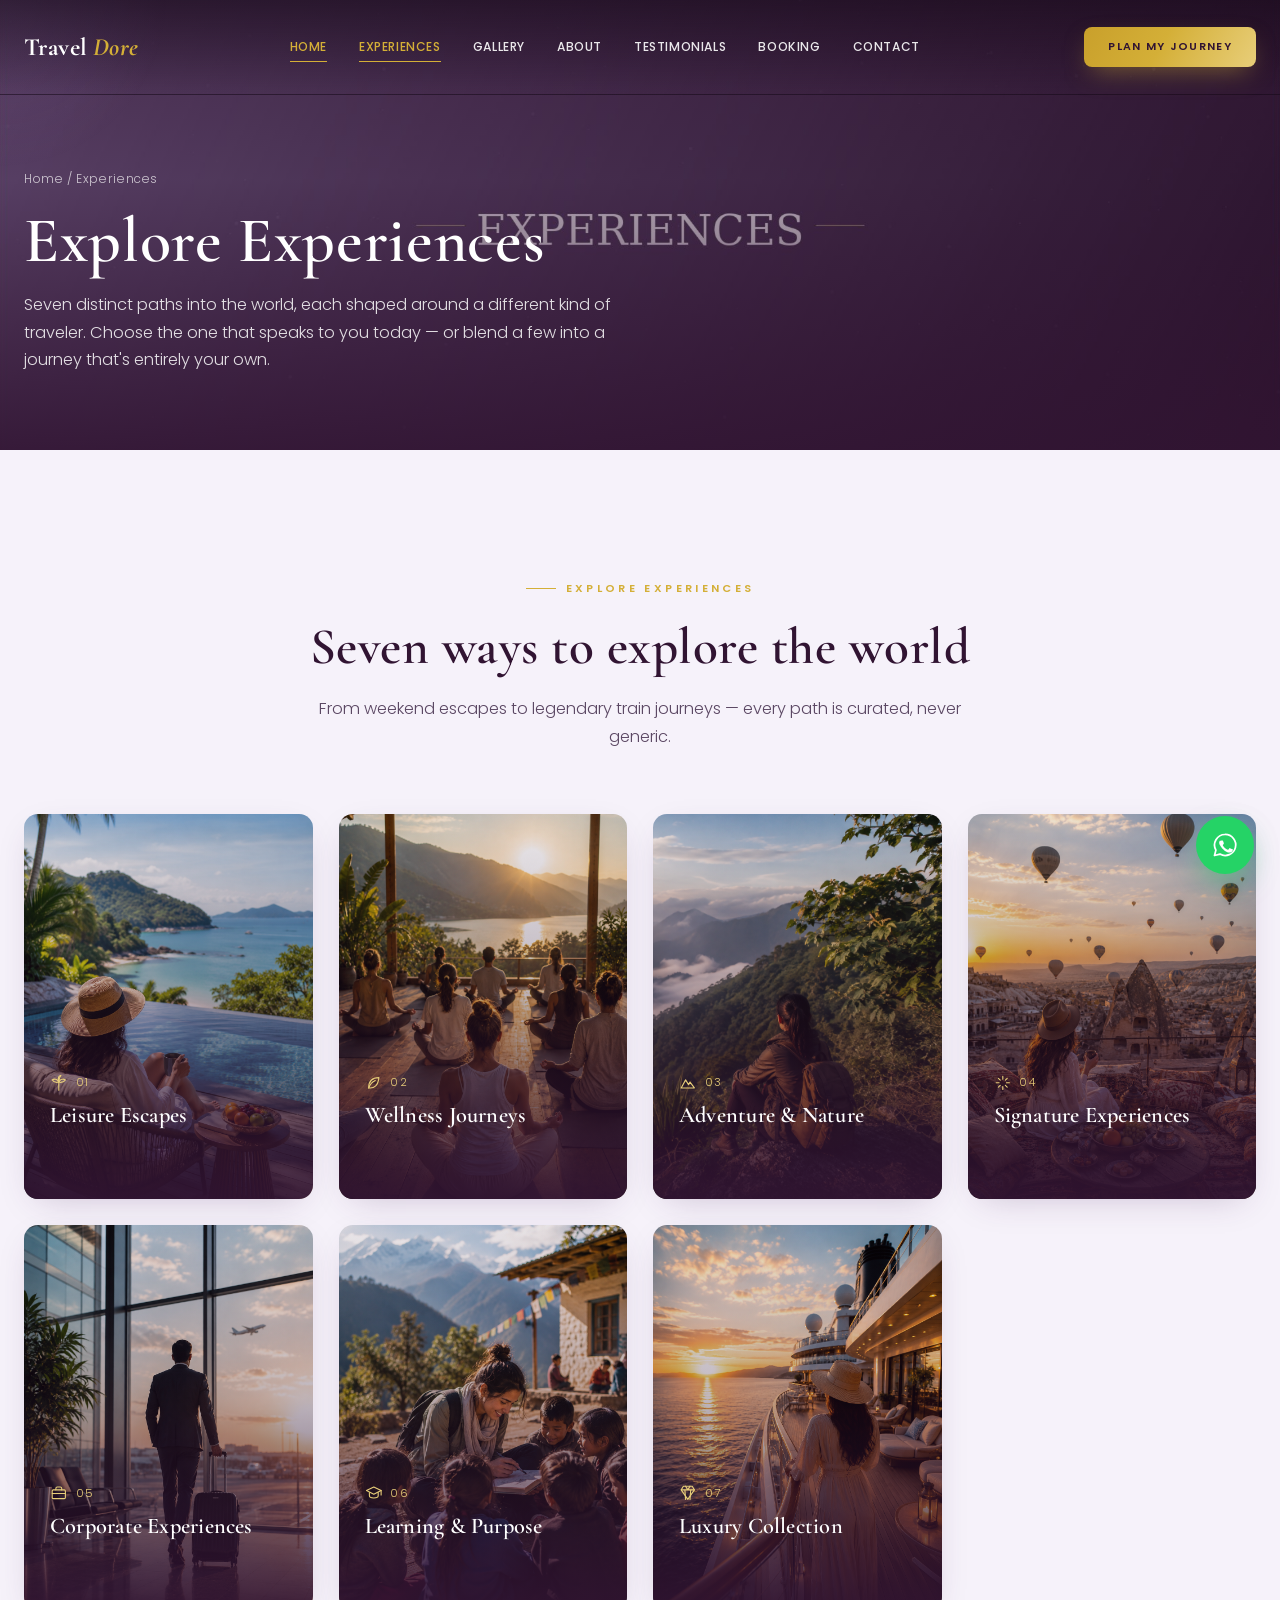
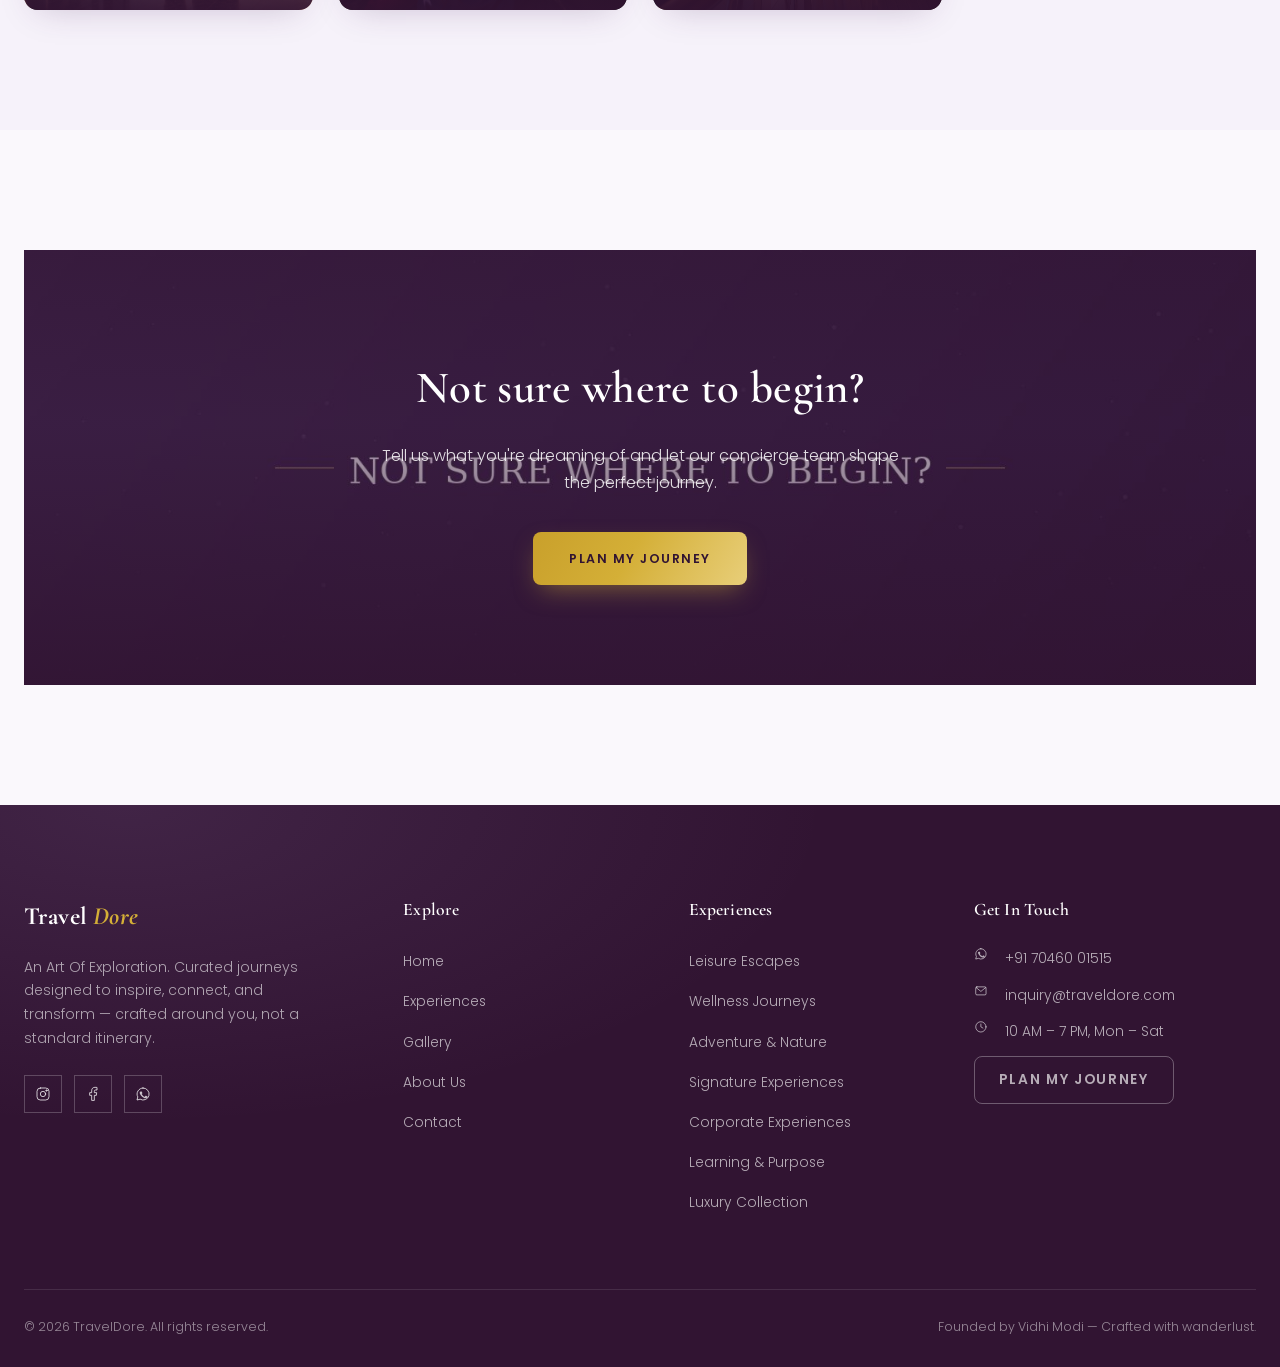
<file: experiences/index.html>
<!DOCTYPE html>
<html lang="en">
<head>
<meta charset="UTF-8">
<meta name="viewport" content="width=device-width, initial-scale=1.0">
<title>Experiences | TravelDore</title>
<meta name="description" content="Explore TravelDore's seven curated experience categories — from Leisure Escapes to the Luxury Collection.">
<link rel="preconnect" href="https://fonts.googleapis.com">
<link rel="stylesheet" href="../css/style.css">

</head>
<body>
<div id="loader"><div class="loader-mark">Travel<em>Dore</em></div><div class="loader-bar"></div></div>
<div id="scroll-progress"></div>
<div id="cursor-glow"></div>

<header id="site-header">
  <div class="container navbar">
    <a href="../index.html" class="brand">Travel<em>Dore</em></a>
    <nav class="nav-links">
      <a href="../index.html">Home</a>
      <a href="../experiences/index.html">Experiences</a>
      <a href="../gallery.html">Gallery</a>
      <a href="../about.html">About</a>
      <a href="../index.html#testimonials">Testimonials</a>
      <a href="../index.html#booking">Booking</a>
      <a href="../contact.html">Contact</a>
    </nav>
    <a href="../plan-my-journey.html" class="btn btn-primary btn-sm nav-cta">Plan My Journey</a>
    <button class="nav-toggle" id="nav-toggle" aria-label="Open menu"><span></span><span></span><span></span></button>
  </div>
</header>
<div class="mobile-panel" id="mobile-panel">
  <button class="mobile-close" id="mobile-close" aria-label="Close menu">&times;</button>
      <a href="../index.html">Home</a>
      <a href="../experiences/index.html">Experiences</a>
      <a href="../gallery.html">Gallery</a>
      <a href="../about.html">About</a>
      <a href="../index.html#testimonials">Testimonials</a>
      <a href="../index.html#booking">Booking</a>
      <a href="../contact.html">Contact</a>
  <a href="../plan-my-journey.html" class="btn btn-primary" style="margin-top:22px;">Plan My Journey</a>
</div>

<section class="page-hero">
  <div class="hero-media"><img src="../images/experiences-index-1920x1000.jpg" alt="Explore Experiences"></div>
  <div class="container page-hero-content">
    <div class="breadcrumb"><a href="../index.html">Home</a> / Experiences</div>
    <h1>Explore Experiences</h1>
    <p>Seven distinct paths into the world, each shaped around a different kind of traveler. Choose the one that speaks to you today — or blend a few into a journey that's entirely your own.</p>
  </div>
</section>
<section class="section bg-lilac" id="experiences">
  <div class="container">
    <div class="section-head reveal">
      <div class="eyebrow" style="justify-content:center;">Explore Experiences</div>
      <h2>Seven ways to explore the world</h2>
      <p>From weekend escapes to legendary train journeys — every path is curated, never generic.</p>
    </div>
    <div class="exp-grid">
      <a href="../experiences/leisure-escapes.html" class="exp-card reveal-scale">
        <img src="../images/leisure-hero-900x1100.jpg" alt="Leisure Escapes" loading="lazy">
        <div class="exp-card-veil"></div>
        <div class="exp-card-content">
          <span class="exp-card-num"><svg class="icon" style="width:1em;height:1em;" viewBox="0 0 24 24"><path d="M12 22V11"/><path d="M12 11c-2-4-6-5-9-3 2 3 5 4 9 3Z"/><path d="M12 11c2-4 6-5 9-3-2 3-5 4-9 3Z"/><path d="M12 11c0-4 1-7 3-9-3 0-5 3-3 9Z"/></svg> 01</span>
          <h3>Leisure Escapes</h3>
          <div class="exp-card-arrow"><svg class="icon" style="width:1em;height:1em;" viewBox="0 0 24 24"><path d="M5 12h14M13 6l6 6-6 6"/></svg></div>
        </div>
      </a>
      <a href="../experiences/wellness-journeys.html" class="exp-card reveal-scale">
        <img src="../images/wellness-hero-900x1100.jpg" alt="Wellness Journeys" loading="lazy">
        <div class="exp-card-veil"></div>
        <div class="exp-card-content">
          <span class="exp-card-num"><svg class="icon" style="width:1em;height:1em;" viewBox="0 0 24 24"><path d="M5 19c8 1 13-4 14-14-9 0-14 5-14 14Z"/><path d="M5 19c2-5 5-8 9-10"/></svg> 02</span>
          <h3>Wellness Journeys</h3>
          <div class="exp-card-arrow"><svg class="icon" style="width:1em;height:1em;" viewBox="0 0 24 24"><path d="M5 12h14M13 6l6 6-6 6"/></svg></div>
        </div>
      </a>
      <a href="../experiences/adventure-nature.html" class="exp-card reveal-scale">
        <img src="../images/adventure-hero-900x1100.jpg" alt="Adventure & Nature" loading="lazy">
        <div class="exp-card-veil"></div>
        <div class="exp-card-content">
          <span class="exp-card-num"><svg class="icon" style="width:1em;height:1em;" viewBox="0 0 24 24"><path d="M3 19 9 8l4 6.5L15 11l6 8Z"/></svg> 03</span>
          <h3>Adventure & Nature</h3>
          <div class="exp-card-arrow"><svg class="icon" style="width:1em;height:1em;" viewBox="0 0 24 24"><path d="M5 12h14M13 6l6 6-6 6"/></svg></div>
        </div>
      </a>
      <a href="../experiences/signature-experiences.html" class="exp-card reveal-scale">
        <img src="../images/signature-hero-900x1100.jpg" alt="Signature Experiences" loading="lazy">
        <div class="exp-card-veil"></div>
        <div class="exp-card-content">
          <span class="exp-card-num"><svg class="icon" style="width:1em;height:1em;" viewBox="0 0 24 24"><path d="M12 3v4M12 17v4M3 12h4M17 12h4M6 6l2.5 2.5M15.5 15.5 18 18M18 6l-2.5 2.5M8.5 15.5 6 18"/></svg> 04</span>
          <h3>Signature Experiences</h3>
          <div class="exp-card-arrow"><svg class="icon" style="width:1em;height:1em;" viewBox="0 0 24 24"><path d="M5 12h14M13 6l6 6-6 6"/></svg></div>
        </div>
      </a>
      <a href="../experiences/corporate-experiences.html" class="exp-card reveal-scale">
        <img src="../images/corporate-hero-900x1100.jpg" alt="Corporate Experiences" loading="lazy">
        <div class="exp-card-veil"></div>
        <div class="exp-card-content">
          <span class="exp-card-num"><svg class="icon" style="width:1em;height:1em;" viewBox="0 0 24 24"><rect x="3" y="8" width="18" height="12" rx="1.5"/><path d="M8 8V6a2 2 0 0 1 2-2h4a2 2 0 0 1 2 2v2"/><path d="M3 13h18"/></svg> 05</span>
          <h3>Corporate Experiences</h3>
          <div class="exp-card-arrow"><svg class="icon" style="width:1em;height:1em;" viewBox="0 0 24 24"><path d="M5 12h14M13 6l6 6-6 6"/></svg></div>
        </div>
      </a>
      <a href="../experiences/learning-purpose.html" class="exp-card reveal-scale">
        <img src="../images/learning-hero-900x1100.jpg" alt="Learning & Purpose" loading="lazy">
        <div class="exp-card-veil"></div>
        <div class="exp-card-content">
          <span class="exp-card-num"><svg class="icon" style="width:1em;height:1em;" viewBox="0 0 24 24"><path d="M2 9 12 4l10 5-10 5Z"/><path d="M6 11.5V16c0 1.7 2.7 3 6 3s6-1.3 6-3v-4.5"/><path d="M22 9v6"/></svg> 06</span>
          <h3>Learning & Purpose</h3>
          <div class="exp-card-arrow"><svg class="icon" style="width:1em;height:1em;" viewBox="0 0 24 24"><path d="M5 12h14M13 6l6 6-6 6"/></svg></div>
        </div>
      </a>
      <a href="../experiences/luxury-collection.html" class="exp-card reveal-scale">
        <img src="../images/luxury-hero-900x1100.jpg" alt="Luxury Collection" loading="lazy">
        <div class="exp-card-veil"></div>
        <div class="exp-card-content">
          <span class="exp-card-num"><svg class="icon" style="width:1em;height:1em;" viewBox="0 0 24 24"><path d="M6 3h12l3 5-9 13L3 8Z"/><path d="M3 8h18M9 3l3 5 3-5M9 21 8 8m7 13 1-13"/></svg> 07</span>
          <h3>Luxury Collection</h3>
          <div class="exp-card-arrow"><svg class="icon" style="width:1em;height:1em;" viewBox="0 0 24 24"><path d="M5 12h14M13 6l6 6-6 6"/></svg></div>
        </div>
      </a>
    </div>
  </div>
</section>
<section class="section">
  <div class="container">
    <div class="cta-band reveal-scale">
      <div class="hero-media"><img src="../images/experiences-cta-1600x700.jpg" alt=""></div>
      <div class="cta-band-content">
        <h2>Not sure where to begin?</h2>
        <p>Tell us what you're dreaming of and let our concierge team shape the perfect journey.</p>
        <a href="../plan-my-journey.html" class="btn btn-primary">Plan My Journey</a>
      </div>
    </div>
  </div>
</section>
<div id="wa-float" aria-label="Chat on WhatsApp"><svg class="icon" style="width:28px;height:28px;" viewBox="0 0 24 24"><path d="M12 3a9 9 0 0 0-7.8 13.4L3 21l4.7-1.2A9 9 0 1 0 12 3Z"/><path d="M8.5 8.6c.2-.5.4-.5.7-.5h.5c.2 0 .4 0 .6.5.2.5.7 1.7.7 1.8.1.1.1.3 0 .4-.1.2-.1.3-.3.5-.1.2-.3.3-.4.5-.1.1-.3.3-.1.6.2.3.8 1.3 1.7 2.1 1.2 1 2.1 1.4 2.4 1.5.3.1.5.1.6-.1.2-.2.7-.8.9-1.1.2-.3.4-.2.6-.1.2.1 1.5.7 1.8.8.3.2.5.2.5.4 0 .2 0 1-.4 1.5-.4.6-1.8 1.1-2.5 1.1-.6 0-1.6-.1-3.4-1.2-2.6-1.6-4.2-4.5-4.4-4.7-.1-.2-1-1.3-1-2.5 0-1.2.6-1.8.8-2Z" fill="currentColor" stroke="none"/></svg></div>
<div id="wa-box">
  <div class="wa-head">
    <div><strong>TravelDore Concierge</strong><div style="font-size:.7rem;opacity:.85;">Typically replies within an hour</div></div>
    <button id="wa-close" style="color:#fff;font-size:1.1rem;">&times;</button>
  </div>
  <div class="wa-body">
    <div class="wa-bubble">Namaste! Curious about a curated journey? Message us directly on WhatsApp and let's start planning.</div>
    <a class="wa-btn" href="https://wa.me/917046001515" target="_blank" rel="noopener">Start Chat</a>
  </div>
</div>

<footer id="site-footer">
  <div class="container">
    <div class="footer-grid">
      <div class="footer-brand">
        <a href="../index.html" class="brand">Travel<em>Dore</em></a>
        <p>An Art Of Exploration. Curated journeys designed to inspire, connect, and transform &mdash; crafted around you, not a standard itinerary.</p>
        <div class="footer-social">
          <a href="https://instagram.com" target="_blank" rel="noopener" aria-label="Instagram"><svg class="icon" style="width:1em;height:1em;" viewBox="0 0 24 24"><rect x="3" y="3" width="18" height="18" rx="5"/><circle cx="12" cy="12" r="4"/><circle cx="17.2" cy="6.8" r="1"/></svg></a>
          <a href="https://facebook.com" target="_blank" rel="noopener" aria-label="Facebook"><svg class="icon" style="width:1em;height:1em;" viewBox="0 0 24 24"><path d="M14 21v-7h3l.5-4H14V8c0-1.2.4-2 2.2-2H18V2.2C17.6 2.1 16.3 2 14.9 2 11.8 2 10 3.9 10 7.3V10H7v4h3v7Z"/></svg></a>
          <a href="https://wa.me/917046001515" target="_blank" rel="noopener" aria-label="WhatsApp"><svg class="icon" style="width:1em;height:1em;" viewBox="0 0 24 24"><path d="M12 3a9 9 0 0 0-7.8 13.4L3 21l4.7-1.2A9 9 0 1 0 12 3Z"/><path d="M8.5 8.6c.2-.5.4-.5.7-.5h.5c.2 0 .4 0 .6.5.2.5.7 1.7.7 1.8.1.1.1.3 0 .4-.1.2-.1.3-.3.5-.1.2-.3.3-.4.5-.1.1-.3.3-.1.6.2.3.8 1.3 1.7 2.1 1.2 1 2.1 1.4 2.4 1.5.3.1.5.1.6-.1.2-.2.7-.8.9-1.1.2-.3.4-.2.6-.1.2.1 1.5.7 1.8.8.3.2.5.2.5.4 0 .2 0 1-.4 1.5-.4.6-1.8 1.1-2.5 1.1-.6 0-1.6-.1-3.4-1.2-2.6-1.6-4.2-4.5-4.4-4.7-.1-.2-1-1.3-1-2.5 0-1.2.6-1.8.8-2Z" fill="currentColor" stroke="none"/></svg></a>
        </div>
      </div>
      <div class="footer-col">
        <h4>Explore</h4>
        <ul>
          <li><a href="../index.html">Home</a></li>
          <li><a href="../experiences/index.html">Experiences</a></li>
          <li><a href="../gallery.html">Gallery</a></li>
          <li><a href="../about.html">About Us</a></li>
          <li><a href="../contact.html">Contact</a></li>
        </ul>
      </div>
      <div class="footer-col">
        <h4>Experiences</h4>
        <ul>
          <li><a href="../experiences/leisure-escapes.html">Leisure Escapes</a></li>
          <li><a href="../experiences/wellness-journeys.html">Wellness Journeys</a></li>
          <li><a href="../experiences/adventure-nature.html">Adventure &amp; Nature</a></li>
          <li><a href="../experiences/signature-experiences.html">Signature Experiences</a></li>
          <li><a href="../experiences/corporate-experiences.html">Corporate Experiences</a></li>
          <li><a href="../experiences/learning-purpose.html">Learning &amp; Purpose</a></li>
          <li><a href="../experiences/luxury-collection.html">Luxury Collection</a></li>
        </ul>
      </div>
      <div class="footer-col">
        <h4>Get In Touch</h4>
        <ul class="footer-contact">
          <li><svg class="icon" style="width:1em;height:1em;" viewBox="0 0 24 24"><path d="M12 3a9 9 0 0 0-7.8 13.4L3 21l4.7-1.2A9 9 0 1 0 12 3Z"/><path d="M8.5 8.6c.2-.5.4-.5.7-.5h.5c.2 0 .4 0 .6.5.2.5.7 1.7.7 1.8.1.1.1.3 0 .4-.1.2-.1.3-.3.5-.1.2-.3.3-.4.5-.1.1-.3.3-.1.6.2.3.8 1.3 1.7 2.1 1.2 1 2.1 1.4 2.4 1.5.3.1.5.1.6-.1.2-.2.7-.8.9-1.1.2-.3.4-.2.6-.1.2.1 1.5.7 1.8.8.3.2.5.2.5.4 0 .2 0 1-.4 1.5-.4.6-1.8 1.1-2.5 1.1-.6 0-1.6-.1-3.4-1.2-2.6-1.6-4.2-4.5-4.4-4.7-.1-.2-1-1.3-1-2.5 0-1.2.6-1.8.8-2Z" fill="currentColor" stroke="none"/></svg>&nbsp; +91 70460 01515</li>
          <li><svg class="icon" style="width:1em;height:1em;" viewBox="0 0 24 24"><rect x="3" y="5" width="18" height="14" rx="2"/><path d="m4 6.5 8 6.5 8-6.5"/></svg>&nbsp; inquiry@traveldore.com</li>
          <li><svg class="icon" style="width:1em;height:1em;" viewBox="0 0 24 24"><circle cx="12" cy="12" r="9"/><path d="M12 7v5l3.5 2"/></svg>&nbsp; 10 AM &ndash; 7 PM, Mon &ndash; Sat</li>
        </ul>
        <a href="../plan-my-journey.html" class="btn btn-outline btn-sm" style="border-color:rgba(255,255,255,.3);">Plan My Journey</a>
      </div>
    </div>
    <div class="footer-bottom">
      <span>&copy; 2026 TravelDore. All rights reserved.</span>
      <span>Founded by Vidhi Modi &mdash; Crafted with wanderlust.</span>
    </div>
  </div>
</footer>
<script src="../js/main.js"></script>
</body>
</html>
</file>
<file: css/style.css>
/* ==========================================================================
   TravelDore — Design System v2
   "An Art Of Exploration" — Classic luxury travel-house aesthetic
   ========================================================================== */

@import url('https://fonts.googleapis.com/css2?family=Cormorant+Garamond:ital,wght@0,400;0,500;0,600;0,700;1,500;1,600&family=Poppins:wght@300;400;500;600;700&display=swap');

:root{
  /* Palette (brand-locked) */
  --lavender:#B497D6;
  --dark-purple:#4A235A;
  --deep-plum:#311432;
  --soft-lilac:#DCCEF8;
  --gold:#D4AF37;
  --gold-soft:#E8CE79;
  --white:#FFFFFF;
  --off-white:#FAF8FC;
  --light-lavender:#F6F2FA;

  --ink:#2A1530;
  --ink-soft:#5B4763;
  --ink-faint:#8B7A93;
  --hairline:rgba(74,35,90,.14);

  --grad-royal:linear-gradient(135deg,var(--deep-plum) 0%,var(--dark-purple) 55%,var(--lavender) 100%);
  --grad-gold:linear-gradient(120deg,#C9A02B 0%,var(--gold) 45%,var(--gold-soft) 100%);

  --font-display:'Cormorant Garamond', serif;
  --font-body:'Poppins', sans-serif;

  --radius-sm:8px;
  --radius-md:14px;
  --radius-lg:18px;
  --shadow-soft:0 10px 34px -14px rgba(74,35,90,.28);
  --shadow-lift:0 30px 60px -18px rgba(49,20,50,.38);
  --shadow-gold:0 10px 26px -8px rgba(212,175,55,.5);

  --ease:cubic-bezier(.22,.61,.36,1);
  --container:1280px;
}

*,*::before,*::after{box-sizing:border-box;margin:0;padding:0;}
html{scroll-behavior:smooth;}
@media (prefers-reduced-motion: reduce){
  html{scroll-behavior:auto;}
  *,*::before,*::after{animation-duration:.01ms !important;animation-iteration-count:1 !important;transition-duration:.01ms !important;scroll-behavior:auto !important;}
}

body{
  font-family:var(--font-body);
  color:var(--ink);
  background:var(--off-white);
  overflow-x:hidden;
  line-height:1.7;
  -webkit-font-smoothing:antialiased;
  font-weight:300;
}

img{max-width:100%;display:block;}
a{color:inherit;text-decoration:none;}
ul{list-style:none;}
button{font-family:inherit;border:none;background:none;cursor:pointer;}
input,textarea,select{font-family:inherit;}

h1,h2,h3,h4,.font-display{font-family:var(--font-display);font-weight:600;color:var(--deep-plum);letter-spacing:.01em;}

::selection{background:var(--gold);color:var(--deep-plum);}

a:focus-visible,button:focus-visible,input:focus-visible,textarea:focus-visible,select:focus-visible{
  outline:2px solid var(--gold);
  outline-offset:3px;
  border-radius:4px;
}

::-webkit-scrollbar{width:10px;}
::-webkit-scrollbar-track{background:var(--light-lavender);}
::-webkit-scrollbar-thumb{background:var(--lavender);border-radius:10px;}
::-webkit-scrollbar-thumb:hover{background:var(--dark-purple);}

svg.icon{width:1em;height:1em;stroke:currentColor;fill:none;stroke-width:1.5;stroke-linecap:round;stroke-linejoin:round;display:inline-block;vertical-align:-.15em;}

/* ==========================================================================
   Utility / Layout primitives
   ========================================================================== */
.container{width:100%;max-width:var(--container);margin:0 auto;padding:0 24px;}
.section{padding:120px 0;position:relative;}
@media (max-width:768px){.section{padding:76px 0;}}

.eyebrow{
  display:inline-flex;align-items:center;gap:10px;
  font-family:var(--font-body);font-size:.7rem;letter-spacing:.3em;text-transform:uppercase;
  color:var(--gold);font-weight:600;margin-bottom:20px;
}
.eyebrow::before{content:"";width:30px;height:1px;background:var(--gold);}

.section-head{max-width:680px;margin:0 auto 64px;text-align:center;}
.section-head h2{font-size:clamp(2.1rem,4vw,3.2rem);line-height:1.15;margin-bottom:18px;font-weight:600;}
.section-head p{color:var(--ink-soft);font-size:1.02rem;font-weight:300;}
.section-head.align-left{margin-left:0;text-align:left;}

.text-gold{color:var(--gold);}
.text-lavender{color:var(--lavender);}

/* Ornamental divider — classic touch: hairline + center diamond */
.ornament{display:flex;align-items:center;justify-content:center;gap:14px;margin:0 auto 40px;width:100%;max-width:320px;}
.ornament::before,.ornament::after{content:"";flex:1;height:1px;background:linear-gradient(90deg,transparent,var(--gold) 50%,transparent);}
.ornament .diamond{width:7px;height:7px;background:var(--gold);transform:rotate(45deg);flex:0 0 auto;}
.ornament.left{max-width:none;justify-content:flex-start;}
.ornament.left::after{display:none;}

/* Buttons — classic boutique-hotel rectangle-rounded, not full pill */
.btn{
  display:inline-flex;align-items:center;justify-content:center;gap:10px;
  padding:16px 36px;border-radius:var(--radius-sm);
  font-size:.78rem;font-weight:600;letter-spacing:.12em;text-transform:uppercase;
  transition:transform .4s var(--ease), box-shadow .4s var(--ease), background .4s var(--ease), color .4s var(--ease), border-color .4s var(--ease);
  white-space:nowrap;position:relative;overflow:hidden;
}
.btn-primary{background:var(--grad-gold);color:var(--deep-plum);box-shadow:var(--shadow-gold);}
.btn-primary:hover{transform:translateY(-3px);box-shadow:0 18px 36px -8px rgba(212,175,55,.62);}
.btn-outline{background:transparent;color:var(--white);border:1px solid rgba(255,255,255,.65);}
.btn-outline:hover{background:rgba(255,255,255,.12);border-color:var(--white);transform:translateY(-3px);}
.btn-dark{background:var(--dark-purple);color:var(--white);}
.btn-dark:hover{background:var(--deep-plum);transform:translateY(-3px);box-shadow:var(--shadow-lift);}
.btn-ghost{background:transparent;color:var(--dark-purple);border:1px solid var(--hairline);}
.btn-ghost:hover{border-color:var(--gold);color:var(--dark-purple);background:var(--light-lavender);}
.btn-sm{padding:11px 24px;font-size:.68rem;}

/* Reveal on scroll */
.reveal{opacity:0;transform:translateY(30px);transition:opacity .9s var(--ease), transform .9s var(--ease);}
.reveal.in{opacity:1;transform:translateY(0);}
.reveal-scale{opacity:0;transform:scale(.96);transition:opacity .9s var(--ease), transform .9s var(--ease);}
.reveal-scale.in{opacity:1;transform:scale(1);}
.stagger > *{transition-delay:calc(var(--i,0) * 90ms);}

/* ==========================================================================
   Loading Screen
   ========================================================================== */
#loader{
  position:fixed;inset:0;z-index:9999;background:var(--grad-royal);
  display:flex;align-items:center;justify-content:center;flex-direction:column;gap:18px;
  transition:opacity .8s var(--ease), visibility .8s var(--ease);
}
#loader.hide{opacity:0;visibility:hidden;pointer-events:none;}
.loader-mark{font-family:var(--font-display);font-size:2.2rem;color:var(--white);letter-spacing:.1em;}
.loader-mark em{color:var(--gold);font-style:italic;}
.loader-bar{width:160px;height:1px;background:rgba(255,255,255,.2);position:relative;overflow:hidden;}
.loader-bar::after{content:"";position:absolute;left:-40%;top:0;bottom:0;width:40%;background:var(--grad-gold);animation:loaderMove 1.1s ease-in-out infinite;}
@keyframes loaderMove{0%{left:-40%;}50%{left:60%;}100%{left:100%;}}

#scroll-progress{position:fixed;top:0;left:0;height:2px;background:var(--grad-gold);z-index:9998;width:0%;}

#cursor-glow{
  position:fixed;width:340px;height:340px;border-radius:50%;pointer-events:none;z-index:1;
  background:radial-gradient(circle,rgba(180,151,214,.13) 0%,rgba(180,151,214,0) 70%);
  transform:translate(-50%,-50%);left:0;top:0;transition:opacity .3s ease;
}

/* ==========================================================================
   Navbar — classic full-width bar
   ========================================================================== */
#site-header{
  position:fixed;top:0;left:0;right:0;z-index:1000;
  padding:26px 0;transition:padding .4s var(--ease), background .4s var(--ease), box-shadow .4s var(--ease), border-color .4s var(--ease);
  background:linear-gradient(180deg,rgba(20,8,22,.55) 0%, rgba(20,8,22,0) 100%);
  border-bottom:1px solid transparent;
}
#site-header .navbar{display:flex;align-items:center;justify-content:space-between;gap:20px;}
#site-header.scrolled{padding:16px 0;background:rgba(250,248,252,.96);box-shadow:0 4px 24px -12px rgba(74,35,90,.2);border-bottom-color:var(--hairline);}

.brand{font-family:var(--font-display);font-size:1.55rem;font-weight:700;color:var(--white);letter-spacing:.02em;transition:color .4s ease;display:flex;align-items:baseline;gap:5px;}
.brand em{font-style:italic;color:var(--gold);}
#site-header.scrolled .brand{color:var(--deep-plum);}

.nav-links{display:flex;align-items:center;gap:2px;}
.nav-links a{
  color:rgba(255,255,255,.9);font-size:.76rem;font-weight:500;letter-spacing:.05em;text-transform:uppercase;
  padding:10px 15px;position:relative;transition:color .4s ease;
}
.nav-links a::after{content:"";position:absolute;left:15px;right:15px;bottom:5px;height:1px;background:var(--gold);transform:scaleX(0);transform-origin:left;transition:transform .35s var(--ease);}
#site-header.scrolled .nav-links a{color:var(--ink-soft);}
.nav-links a:hover,.nav-links a.active{color:var(--gold);}
.nav-links a:hover::after,.nav-links a.active::after{transform:scaleX(1);}
#site-header.scrolled .nav-links a:hover,#site-header.scrolled .nav-links a.active{color:var(--dark-purple);}

.nav-cta{margin-left:14px;}
.nav-toggle{
  display:none;width:42px;height:42px;align-items:center;justify-content:center;
  color:var(--white);flex-direction:column;gap:5px;border:1px solid rgba(255,255,255,.3);border-radius:var(--radius-sm);
}
#site-header.scrolled .nav-toggle{color:var(--dark-purple);border-color:var(--hairline);}
.nav-toggle span{width:18px;height:1px;background:currentColor;}

.mobile-panel{
  position:fixed;inset:0;background:var(--grad-royal);z-index:1100;
  display:flex;flex-direction:column;align-items:center;justify-content:center;gap:6px;
  opacity:0;visibility:hidden;transform:translateY(-16px);
  transition:opacity .4s var(--ease),visibility .4s var(--ease),transform .4s var(--ease);
}
.mobile-panel.open{opacity:1;visibility:visible;transform:translateY(0);}
.mobile-panel a{color:var(--white);font-family:var(--font-display);font-size:1.6rem;padding:12px 0;}
.mobile-panel a:hover{color:var(--gold);}
.mobile-close{position:absolute;top:26px;right:26px;width:42px;height:42px;border:1px solid rgba(255,255,255,.3);border-radius:var(--radius-sm);color:var(--white);font-size:1.3rem;}

@media (max-width:960px){
  .nav-links{display:none;}
  .nav-cta{display:none;}
  .nav-toggle{display:flex;}
}

/* ==========================================================================
   Hero
   ========================================================================== */
.hero{position:relative;min-height:100svh;display:flex;align-items:center;overflow:hidden;background:var(--deep-plum);}
.hero-media{position:absolute;inset:0;z-index:0;}
.hero-media img{width:100%;height:100%;object-fit:cover;transform:scale(1.08);animation:heroZoom 20s ease-in-out infinite alternate;}
@keyframes heroZoom{from{transform:scale(1.08);}to{transform:scale(1);}}
.hero-media::after{content:"";position:absolute;inset:0;background:linear-gradient(180deg,rgba(49,20,50,.62) 0%,rgba(49,20,50,.38) 40%,rgba(49,20,50,.9) 100%);}
.hero-content{position:relative;z-index:2;width:100%;text-align:center;padding-top:80px;}
.hero-eyebrow{color:var(--gold);font-size:.76rem;letter-spacing:.4em;text-transform:uppercase;margin-bottom:26px;display:inline-block;}
.hero h1{font-size:clamp(2.5rem,6.6vw,5.4rem);color:var(--white);line-height:1.08;margin-bottom:24px;text-shadow:0 8px 40px rgba(0,0,0,.25);}
.hero h1 em{color:var(--gold-soft);font-style:italic;}
.hero p{color:rgba(255,255,255,.86);font-size:1.12rem;font-weight:300;max-width:560px;margin:0 auto 46px;}
.hero-actions{display:flex;gap:18px;justify-content:center;flex-wrap:wrap;}
.hero-scroll{position:absolute;bottom:36px;left:50%;transform:translateX(-50%);z-index:2;color:rgba(255,255,255,.75);display:flex;flex-direction:column;align-items:center;gap:8px;font-size:.62rem;letter-spacing:.25em;text-transform:uppercase;}
.hero-scroll .dot{width:1px;height:34px;background:linear-gradient(180deg,var(--gold),transparent);position:relative;overflow:hidden;}
.hero-scroll .dot::after{content:"";position:absolute;top:-100%;left:0;width:100%;height:100%;background:var(--white);animation:scrollDot 2s ease-in-out infinite;}
@keyframes scrollDot{0%{top:-100%;}100%{top:100%;}}

.page-hero{position:relative;min-height:50vh;display:flex;align-items:flex-end;overflow:hidden;background:var(--deep-plum);padding-bottom:76px;}
.page-hero .hero-media img{animation:none;transform:scale(1.02);}
.page-hero-content{position:relative;z-index:2;width:100%;}
.breadcrumb{color:rgba(255,255,255,.72);font-size:.76rem;letter-spacing:.05em;margin-bottom:16px;}
.breadcrumb a:hover{color:var(--gold);}
.page-hero h1{color:var(--white);font-size:clamp(2.3rem,5.2vw,4rem);line-height:1.08;}
.page-hero p{color:rgba(255,255,255,.85);max-width:620px;margin-top:16px;font-weight:300;font-size:1.02rem;}

/* ==========================================================================
   Stats
   ========================================================================== */
.stats-band{background:var(--grad-royal);padding:70px 0;position:relative;overflow:hidden;}
.stats-band::before{content:"";position:absolute;inset:0;background:radial-gradient(600px 300px at 15% 0%,rgba(180,151,214,.22),transparent),radial-gradient(500px 260px at 88% 100%,rgba(212,175,55,.12),transparent);}
.stats-grid{position:relative;z-index:1;display:flex;justify-content:space-between;align-items:center;text-align:center;}
.stats-grid .stat{flex:1;padding:0 20px;}
.stats-grid .stat + .stat{border-left:1px solid rgba(255,255,255,.15);}
.stat-num{font-family:var(--font-display);font-size:clamp(2.2rem,4.6vw,3.3rem);color:var(--gold-soft);font-weight:700;line-height:1;}
.stat-label{color:rgba(255,255,255,.82);font-size:.76rem;letter-spacing:.12em;text-transform:uppercase;margin-top:10px;}
@media (max-width:720px){.stats-grid{flex-direction:column;gap:34px;}.stats-grid .stat + .stat{border-left:0;border-top:1px solid rgba(255,255,255,.15);padding-top:34px;}}

/* ==========================================================================
   About
   ========================================================================== */
.about-grid{display:grid;grid-template-columns:.85fr 1.15fr;gap:80px;align-items:center;}
.framed{position:relative;padding:14px;background:var(--white);box-shadow:var(--shadow-lift);}
.framed::before{content:"";position:absolute;inset:6px;border:1px solid var(--gold);pointer-events:none;z-index:2;}
.framed .media-inner{overflow:hidden;position:relative;}
.framed img{aspect-ratio:4/5;object-fit:cover;transition:transform .9s var(--ease);width:100%;}
.framed:hover img{transform:scale(1.05);}
.about-badge{position:absolute;bottom:-22px;left:34px;background:var(--deep-plum);color:var(--white);padding:20px 26px;box-shadow:var(--shadow-soft);z-index:3;}
.about-badge .num{font-family:var(--font-display);font-size:1.9rem;color:var(--gold-soft);line-height:1;}
.about-badge .lbl{font-size:.68rem;letter-spacing:.08em;color:rgba(255,255,255,.8);text-transform:uppercase;margin-top:4px;}
.about-copy h2{font-size:clamp(2rem,4vw,2.9rem);margin-bottom:20px;line-height:1.18;}
.about-copy p{color:var(--ink-soft);margin-bottom:16px;font-weight:300;}
.about-copy .lede{font-family:var(--font-display);font-size:1.3rem;color:var(--dark-purple);font-style:italic;font-weight:500;margin-bottom:22px;}
@media (max-width:900px){.about-grid{grid-template-columns:1fr;gap:60px;}.about-badge{left:16px;}}

/* Why cards */
.why-grid{display:grid;grid-template-columns:repeat(3,1fr);gap:1px;background:var(--hairline);border:1px solid var(--hairline);}
.why-card{background:var(--white);padding:44px 34px;transition:background .4s var(--ease);position:relative;}
.why-card:hover{background:var(--light-lavender);}
.why-icon{width:50px;height:50px;display:flex;align-items:center;justify-content:center;margin-bottom:24px;font-size:1.7rem;color:var(--gold);border:1px solid var(--hairline);border-radius:50%;transition:border-color .4s ease,transform .4s var(--ease);}
.why-card:hover .why-icon{border-color:var(--gold);transform:scale(1.08);}
.why-card h3{font-size:1.28rem;margin-bottom:12px;}
.why-card p{color:var(--ink-soft);font-size:.9rem;font-weight:300;}
@media (max-width:900px){.why-grid{grid-template-columns:1fr;}}

/* ==========================================================================
   Experiences grid — uniform, no misaligned spans
   ========================================================================== */
.exp-grid{display:grid;grid-template-columns:repeat(4,1fr);gap:26px;}
.exp-card{position:relative;border-radius:var(--radius-md);overflow:hidden;aspect-ratio:3/4;box-shadow:var(--shadow-soft);transition:transform .55s var(--ease), box-shadow .55s var(--ease);display:block;}
.exp-card:hover{transform:translateY(-8px);box-shadow:var(--shadow-lift);}
.exp-card img{width:100%;height:100%;object-fit:cover;transition:transform .8s var(--ease);}
.exp-card:hover img{transform:scale(1.1);}
.exp-card-veil{position:absolute;inset:0;background:linear-gradient(0deg,rgba(49,20,50,.94) 0%,rgba(49,20,50,.3) 55%,rgba(49,20,50,.08) 100%);}
.exp-card-content{position:absolute;left:0;right:0;bottom:0;padding:26px;z-index:2;}
.exp-card-num{color:var(--gold-soft);font-size:.7rem;letter-spacing:.16em;text-transform:uppercase;margin-bottom:10px;display:flex;align-items:center;gap:8px;}
.exp-card-num .icon{font-size:1.1rem;}
.exp-card h3{color:var(--white);font-size:1.4rem;margin-bottom:8px;line-height:1.2;}
.exp-card-arrow{width:36px;height:36px;border:1px solid rgba(255,255,255,.4);display:flex;align-items:center;justify-content:center;color:var(--white);transform:translateY(6px);opacity:0;transition:transform .4s var(--ease), opacity .4s var(--ease);}
.exp-card:hover .exp-card-arrow{transform:translateY(0);opacity:1;}
@media (max-width:980px){.exp-grid{grid-template-columns:repeat(2,1fr);}}
@media (max-width:560px){.exp-grid{grid-template-columns:1fr;}.exp-card{aspect-ratio:16/11;}}

/* ==========================================================================
   Gallery
   ========================================================================== */
.gallery-filters{display:flex;flex-wrap:wrap;gap:10px;justify-content:center;margin-bottom:52px;}
.filter-btn{padding:10px 22px;border:1px solid var(--hairline);font-size:.72rem;letter-spacing:.08em;text-transform:uppercase;color:var(--ink-soft);transition:all .35s var(--ease);border-radius:var(--radius-sm);}
.filter-btn:hover{border-color:var(--gold);color:var(--dark-purple);}
.filter-btn.active{background:var(--dark-purple);color:var(--white);border-color:var(--dark-purple);}

.masonry{column-count:4;column-gap:20px;}
.masonry-item{break-inside:avoid;margin-bottom:20px;overflow:hidden;position:relative;box-shadow:var(--shadow-soft);cursor:pointer;border-radius:var(--radius-sm);}
.masonry-item img{width:100%;display:block;transition:transform .7s var(--ease);}
.masonry-item:hover img{transform:scale(1.08);}
.masonry-veil{position:absolute;inset:0;background:linear-gradient(0deg,rgba(49,20,50,.88),transparent 55%);opacity:0;transition:opacity .4s ease;display:flex;align-items:flex-end;padding:18px;}
.masonry-item:hover .masonry-veil{opacity:1;}
.masonry-veil span{color:var(--white);font-size:.8rem;letter-spacing:.03em;}
@media (max-width:960px){.masonry{column-count:3;}}
@media (max-width:640px){.masonry{column-count:2;column-gap:12px;}.masonry-item{margin-bottom:12px;}}

#lightbox{position:fixed;inset:0;z-index:2000;background:rgba(20,8,22,.95);display:flex;align-items:center;justify-content:center;opacity:0;visibility:hidden;transition:opacity .4s ease,visibility .4s ease;padding:40px;}
#lightbox.open{opacity:1;visibility:visible;}
#lightbox img{max-width:90vw;max-height:85vh;box-shadow:var(--shadow-lift);}
#lightbox .lb-close{position:absolute;top:28px;right:32px;color:var(--white);font-size:1.5rem;width:44px;height:44px;border:1px solid rgba(255,255,255,.3);}

/* ==========================================================================
   Testimonials
   ========================================================================== */
.testi-wrap{position:relative;max-width:820px;margin:0 auto;}
.testi-track{overflow:hidden;}
.testi-slides{display:flex;transition:transform .7s var(--ease);}
.testi-slide{flex:0 0 100%;padding:6px;}
.testi-card{background:var(--white);padding:60px 56px;text-align:center;box-shadow:var(--shadow-soft);position:relative;border-top:2px solid var(--gold);}
.testi-quote{font-family:var(--font-display);font-size:3.6rem;color:var(--soft-lilac);line-height:0;position:relative;top:20px;font-style:italic;}
.testi-text{font-family:var(--font-display);font-size:1.42rem;font-style:italic;color:var(--dark-purple);line-height:1.55;margin-bottom:28px;}
.testi-stars{color:var(--gold);letter-spacing:4px;margin-bottom:18px;font-size:.85rem;}
.testi-name{font-weight:600;color:var(--ink);font-size:.92rem;}
.testi-role{color:var(--ink-faint);font-size:.78rem;margin-top:2px;}
.testi-nav{display:flex;justify-content:center;gap:16px;margin-top:38px;}
.testi-arrow{width:46px;height:46px;border:1px solid var(--hairline);display:flex;align-items:center;justify-content:center;color:var(--dark-purple);transition:all .35s var(--ease);}
.testi-arrow:hover{background:var(--dark-purple);color:var(--white);border-color:var(--dark-purple);}
.testi-dots{display:flex;gap:8px;align-items:center;margin-top:22px;justify-content:center;}
.testi-dots button{width:7px;height:7px;border-radius:50%;background:var(--soft-lilac);transition:all .35s ease;}
.testi-dots button.active{background:var(--gold);width:22px;border-radius:5px;}

/* ==========================================================================
   Booking timeline
   ========================================================================== */
.timeline{position:relative;display:grid;grid-template-columns:repeat(6,1fr);gap:20px;margin-top:20px;}
.timeline::before{content:"";position:absolute;top:27px;left:8%;right:8%;height:1px;background:repeating-linear-gradient(90deg,var(--gold) 0 8px,transparent 8px 18px);z-index:0;}
.tl-step{position:relative;z-index:1;text-align:center;}
.tl-num{width:54px;height:54px;border-radius:50%;background:var(--white);border:1px solid var(--gold);display:flex;align-items:center;justify-content:center;margin:0 auto 20px;font-family:var(--font-display);font-size:1.25rem;color:var(--dark-purple);transition:background .4s var(--ease), color .4s var(--ease), transform .4s var(--ease);}
.tl-step:hover .tl-num{background:var(--grad-gold);color:var(--deep-plum);transform:scale(1.1);}
.tl-step h4{font-size:1.02rem;margin-bottom:8px;color:var(--deep-plum);}
.tl-step p{font-size:.78rem;color:var(--ink-faint);font-weight:300;}
@media (max-width:960px){.timeline{grid-template-columns:repeat(3,1fr);row-gap:46px;}.timeline::before{display:none;}}
@media (max-width:560px){.timeline{grid-template-columns:1fr;}}

/* ==========================================================================
   Inquiry Form
   ========================================================================== */
.form-panel{background:var(--grad-royal);padding:64px;position:relative;overflow:hidden;}
.form-panel::before{content:"";position:absolute;width:420px;height:420px;border-radius:50%;background:radial-gradient(circle,rgba(212,175,55,.16),transparent 70%);top:-140px;right:-100px;}
.form-grid{display:grid;grid-template-columns:1fr 1fr;gap:22px;position:relative;z-index:1;}
.form-grid.full{grid-template-columns:1fr;}
.field{display:flex;flex-direction:column;gap:8px;}
.field label{color:rgba(255,255,255,.85);font-size:.72rem;letter-spacing:.08em;text-transform:uppercase;}
.field input,.field select,.field textarea{background:rgba(255,255,255,.07);border:1px solid rgba(255,255,255,.22);border-radius:var(--radius-sm);padding:14px 18px;color:var(--white);font-size:.9rem;transition:border-color .3s ease,background .3s ease;}
.field input::placeholder,.field textarea::placeholder{color:rgba(255,255,255,.42);}
.field input:focus,.field select:focus,.field textarea:focus{border-color:var(--gold);background:rgba(255,255,255,.12);outline:none;}
.purpose-scroll{display:flex;gap:10px;overflow-x:auto;padding-bottom:6px;flex-wrap:wrap;}
.purpose-chip{flex:0 0 auto;padding:10px 18px;border-radius:var(--radius-sm);border:1px solid rgba(255,255,255,.25);color:rgba(255,255,255,.85);font-size:.78rem;white-space:nowrap;transition:all .35s ease;display:inline-flex;align-items:center;gap:8px;}
.purpose-chip.active,.purpose-chip:hover{background:var(--grad-gold);color:var(--deep-plum);border-color:transparent;}
.form-submit{margin-top:32px;text-align:center;position:relative;z-index:1;}
.form-note{color:rgba(255,255,255,.6);font-size:.78rem;margin-top:16px;}
.form-success{display:none;text-align:center;color:var(--white);padding:40px 0;position:relative;z-index:1;}
.form-success.show{display:block;}
.form-success .tick{width:64px;height:64px;border-radius:50%;background:var(--grad-gold);color:var(--deep-plum);display:flex;align-items:center;justify-content:center;margin:0 auto 20px;font-size:1.6rem;}

/* ==========================================================================
   Instagram feed
   ========================================================================== */
.insta-grid{display:grid;grid-template-columns:repeat(6,1fr);gap:2px;}
.insta-item{position:relative;aspect-ratio:1;overflow:hidden;}
.insta-item img{width:100%;height:100%;object-fit:cover;transition:transform .6s var(--ease);}
.insta-item:hover img{transform:scale(1.12);}
.insta-veil{position:absolute;inset:0;background:rgba(74,35,90,.55);opacity:0;transition:opacity .35s ease;display:flex;align-items:center;justify-content:center;color:var(--white);font-size:1.3rem;}
.insta-item:hover .insta-veil{opacity:1;}
@media (max-width:860px){.insta-grid{grid-template-columns:repeat(3,1fr);}}

/* ==========================================================================
   Footer
   ========================================================================== */
#site-footer{background:var(--deep-plum);color:rgba(255,255,255,.75);padding:90px 0 30px;position:relative;overflow:hidden;}
#site-footer::before{content:"";position:absolute;inset:0;background:radial-gradient(700px 320px at 10% 0%,rgba(180,151,214,.12),transparent);}
.footer-grid{position:relative;z-index:1;display:grid;grid-template-columns:1.4fr 1fr 1fr 1.2fr;gap:50px;margin-bottom:60px;}
.footer-brand .brand{color:var(--white);margin-bottom:18px;}
.footer-brand p{font-weight:300;font-size:.88rem;max-width:280px;margin-bottom:24px;color:rgba(255,255,255,.6);}
.footer-social{display:flex;gap:12px;}
.footer-social a{width:38px;height:38px;border:1px solid rgba(255,255,255,.22);display:flex;align-items:center;justify-content:center;transition:all .35s ease;font-size:1rem;}
.footer-social a:hover{background:var(--gold);border-color:var(--gold);color:var(--deep-plum);}
.footer-col h4{color:var(--white);font-family:var(--font-display);font-size:1.1rem;margin-bottom:22px;font-weight:600;}
.footer-col ul li{margin-bottom:13px;}
.footer-col a{font-size:.86rem;color:rgba(255,255,255,.65);transition:color .3s ease,padding-left .3s ease;}
.footer-col a:hover{color:var(--gold);padding-left:4px;}
.footer-contact li{display:flex;gap:10px;align-items:flex-start;font-size:.86rem;margin-bottom:16px;color:rgba(255,255,255,.65);}
.footer-bottom{position:relative;z-index:1;border-top:1px solid rgba(255,255,255,.1);padding-top:26px;display:flex;justify-content:space-between;align-items:center;flex-wrap:wrap;gap:12px;font-size:.78rem;color:rgba(255,255,255,.5);}
@media (max-width:860px){.footer-grid{grid-template-columns:1fr 1fr;}}
@media (max-width:560px){.footer-grid{grid-template-columns:1fr;}}

/* ==========================================================================
   WhatsApp float
   ========================================================================== */
#wa-float{position:fixed;bottom:26px;right:26px;z-index:900;width:58px;height:58px;border-radius:50%;background:#25D366;color:#fff;display:flex;align-items:center;justify-content:center;font-size:1.6rem;box-shadow:0 12px 30px -8px rgba(37,211,102,.6);animation:waPulse 2.6s ease-in-out infinite;}
@keyframes waPulse{0%,100%{transform:scale(1);}50%{transform:scale(1.06);}}
#wa-box{position:fixed;bottom:98px;right:26px;z-index:900;width:296px;background:var(--white);box-shadow:var(--shadow-lift);overflow:hidden;opacity:0;visibility:hidden;transform:translateY(20px);transition:all .4s var(--ease);}
#wa-box.open{opacity:1;visibility:visible;transform:translateY(0);}
.wa-head{background:#25D366;color:#fff;padding:16px 20px;display:flex;justify-content:space-between;align-items:center;}
.wa-body{padding:20px;font-size:.86rem;color:var(--ink-soft);}
.wa-bubble{background:var(--light-lavender);border-radius:12px;padding:12px 16px;margin-bottom:16px;}
.wa-btn{display:block;text-align:center;background:#25D366;color:#fff;padding:12px;border-radius:var(--radius-sm);font-size:.82rem;font-weight:600;}

/* ==========================================================================
   Experience category cards
   ========================================================================== */
.category-grid{display:grid;grid-template-columns:repeat(2,1fr);gap:28px;}
.category-card{background:var(--white);overflow:hidden;box-shadow:var(--shadow-soft);display:grid;grid-template-columns:.8fr 1.2fr;transition:transform .5s var(--ease),box-shadow .5s var(--ease);border-radius:var(--radius-md);}
.category-card:hover{transform:translateY(-6px);box-shadow:var(--shadow-lift);}
.category-media{position:relative;overflow:hidden;min-height:220px;}
.category-media img{width:100%;height:100%;object-fit:cover;transition:transform .7s var(--ease);position:absolute;inset:0;}
.category-card:hover .category-media img{transform:scale(1.08);}
.category-body{padding:32px 30px;}
.category-body .icon-wrap{width:42px;height:42px;border-radius:50%;border:1px solid var(--hairline);display:flex;align-items:center;justify-content:center;color:var(--gold);font-size:1.2rem;margin-bottom:16px;}
.category-body h3{font-size:1.3rem;margin-bottom:8px;}
.category-tag{display:block;margin-bottom:14px;font-family:var(--font-display);font-size:1.02rem;font-style:italic;color:var(--ink-soft);line-height:1.4;}
.category-body ul li{font-size:.83rem;color:var(--ink-soft);padding-left:18px;position:relative;margin-bottom:9px;font-weight:300;line-height:1.5;}
.category-body ul li::before{content:"";position:absolute;left:0;top:9px;width:8px;height:1px;background:var(--gold);}
@media (max-width:980px){.category-grid{grid-template-columns:1fr;}}
@media (max-width:620px){.category-card{grid-template-columns:1fr;}.category-media{aspect-ratio:16/9;min-height:0;}}

.closing-band{background:var(--light-lavender);padding:60px;text-align:center;margin-top:76px;border-top:2px solid var(--gold);}
.closing-band h3{font-size:clamp(1.5rem,2.8vw,2.1rem);margin-bottom:14px;line-height:1.25;}
.closing-band p{color:var(--ink-soft);max-width:640px;margin:0 auto;font-weight:300;}

.exp-nav{display:flex;flex-wrap:wrap;gap:10px;margin-bottom:56px;}
.exp-nav a{padding:10px 20px;border:1px solid var(--hairline);font-size:.78rem;color:var(--ink-soft);transition:all .3s var(--ease);border-radius:var(--radius-sm);display:inline-flex;align-items:center;gap:8px;}
.exp-nav a:hover,.exp-nav a.active{background:var(--dark-purple);color:var(--white);border-color:var(--dark-purple);}

.cta-band{position:relative;overflow:hidden;padding:100px 40px;text-align:center;}
.cta-band .hero-media{position:absolute;inset:0;}
.cta-band-content{position:relative;z-index:2;}
.cta-band h2{color:var(--white);font-size:clamp(1.9rem,3.8vw,2.8rem);margin-bottom:16px;}
.cta-band p{color:rgba(255,255,255,.85);margin-bottom:36px;font-weight:300;max-width:520px;margin-left:auto;margin-right:auto;}

.founder-wrap{display:grid;grid-template-columns:.75fr 1.25fr;gap:70px;align-items:center;}
.founder-quote{font-family:var(--font-display);font-style:italic;font-size:1.55rem;color:var(--dark-purple);border-left:2px solid var(--gold);padding-left:26px;margin:28px 0;line-height:1.4;}
@media (max-width:900px){.founder-wrap{grid-template-columns:1fr;gap:50px;}}

.contact-grid{display:grid;grid-template-columns:1fr 1fr;gap:56px;}
.contact-card{background:var(--white);padding:30px;box-shadow:var(--shadow-soft);display:flex;gap:18px;align-items:flex-start;margin-bottom:18px;border-left:2px solid var(--gold);}
.contact-icon{width:46px;height:46px;border-radius:50%;background:var(--light-lavender);display:flex;align-items:center;justify-content:center;font-size:1.2rem;flex-shrink:0;color:var(--dark-purple);}
.contact-card h4{font-size:1.05rem;margin-bottom:5px;}
.contact-card p{color:var(--ink-soft);font-size:.88rem;font-weight:300;}
.map-embed{overflow:hidden;box-shadow:var(--shadow-soft);height:100%;min-height:360px;border:1px solid var(--hairline);}
.map-embed iframe{width:100%;height:100%;border:0;min-height:360px;}
@media (max-width:900px){.contact-grid{grid-template-columns:1fr;}}

.mt-lg{margin-top:70px;}
.center{text-align:center;}
.bg-lilac{background:var(--light-lavender);}
</file>
